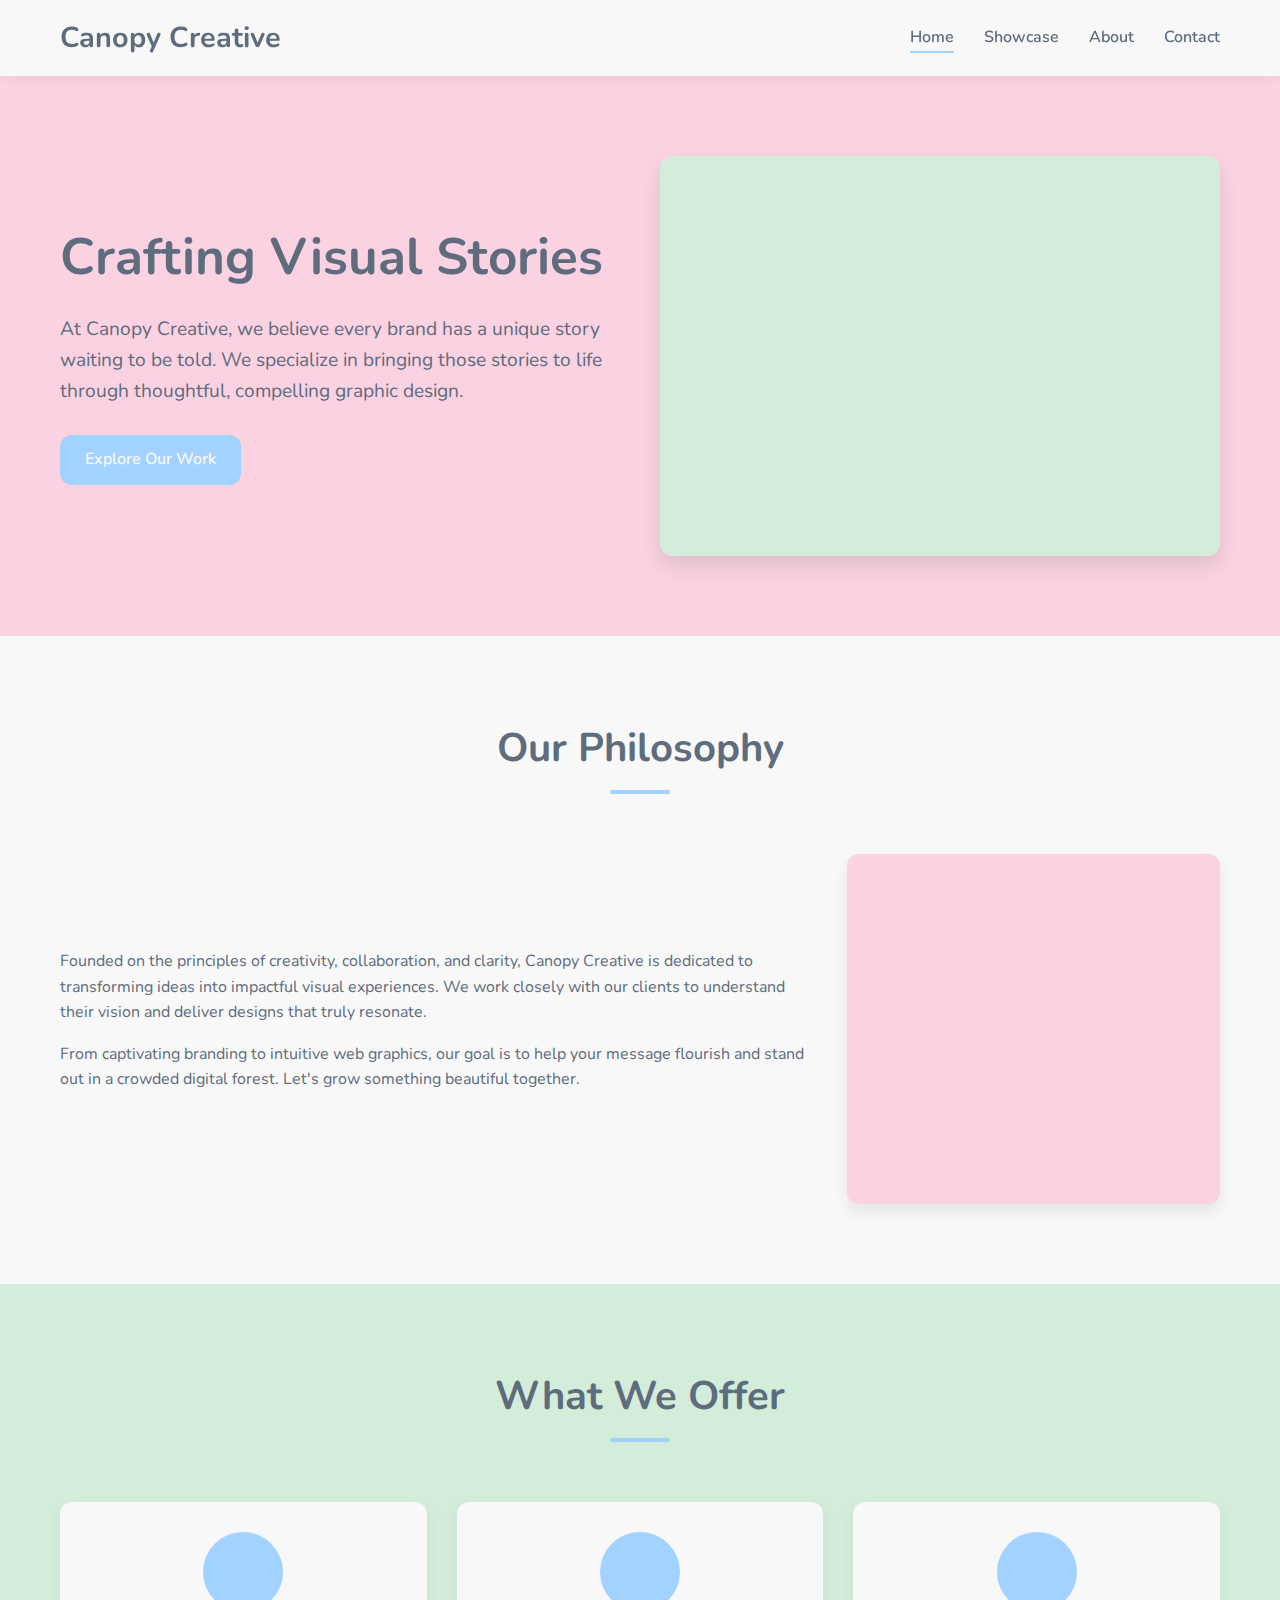
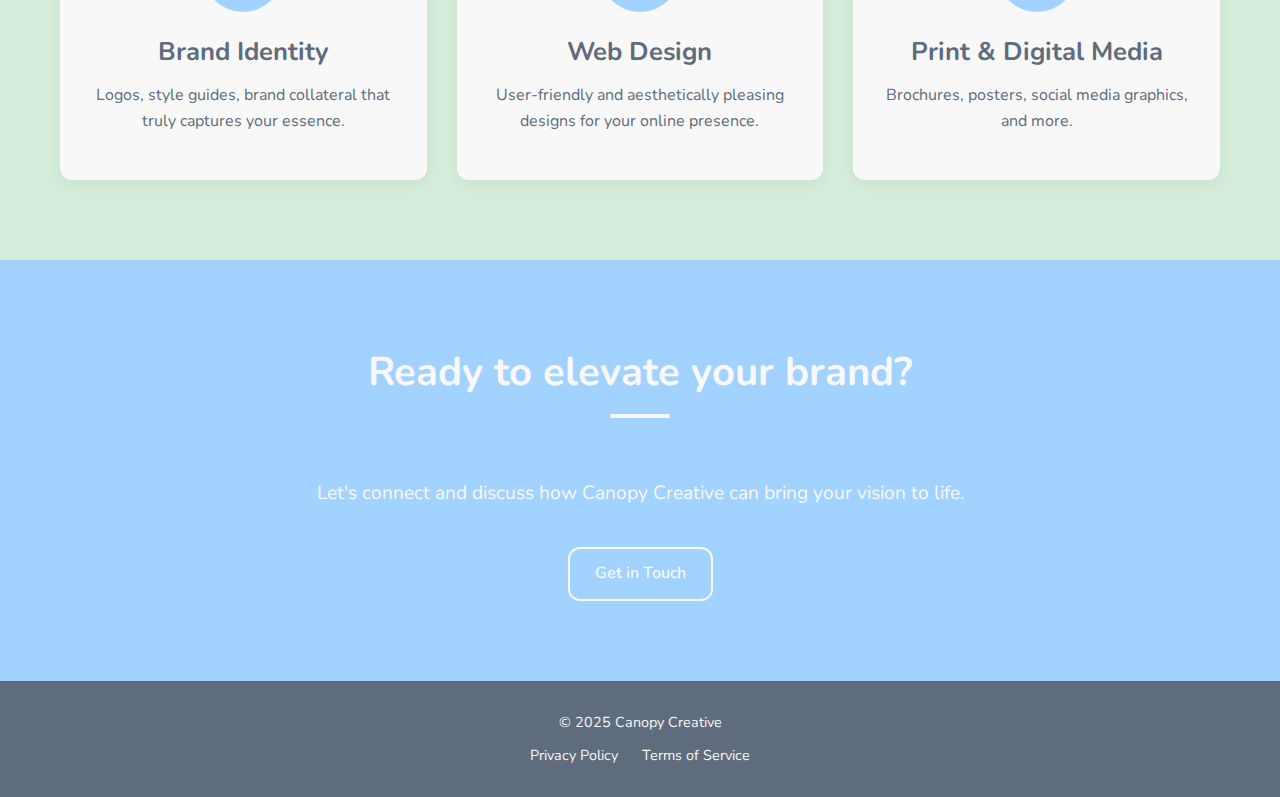
<file: index.html>
<!DOCTYPE html>
<html lang="en">
<head>
    <meta charset="UTF-8">
    <meta name="viewport" content="width=device-width, initial-scale=1.0">
    <title>Canopy Creative</title>
    <link rel="stylesheet" href="style.css">
    <link rel="icon" href="placeholder-icon.png"> <!-- placeholder -->
</head>
<body>
    <header class="main-header">
        <div class="container header-content">
            <a href="index.html" class="logo">Canopy Creative</a>
            <nav class="main-nav">
                <button class="nav-toggle" aria-label="Toggle navigation">
                    <span class="hamburger"></span>
                </button>
                <ul class="nav-menu">
                    <li><a href="index.html" class="active">Home</a></li>
                    <li><a href="showcase.html">Showcase</a></li>
                    <li><a href="#about">About</a></li>
                    <li><a href="#contact">Contact</a></li>
                </ul>
            </nav>
        </div>
    </header>
    <main>
        <section class="hero-section">
            <div class="container hero-content">
                <div class="hero-text">
                    <h1>Crafting Visual Stories </h1>
                    <p>At Canopy Creative, we believe every brand has a unique story waiting to be told. We specialize in bringing those stories to life through thoughtful, compelling graphic design.</p>
                    <a href="showcase.html" class="btn btn-primary">Explore Our Work</a>
                </div>
                <div class="hero-image-placeholder"></div>
            </div>
        </section>
        <section id="about" class="about-section">
            <div class="container">
                <h2>Our Philosophy</h2>
                <div class="about-content">
                    <div class="about-text">
                        <p>Founded on the principles of creativity, collaboration, and clarity, Canopy Creative is dedicated to transforming ideas into impactful visual experiences. We work closely with our clients to understand their vision and deliver designs that truly resonate.</p>
                        <p>From captivating branding to intuitive web graphics, our goal is to help your message flourish and stand out in a crowded digital forest. Let's grow something beautiful together.</p>
                    </div>
                    <div class="about-image-placeholder"></div>
                </div>
            </div>
        </section>
        <section id="services" class="services-section">
            <div class="container">
                <h2>What We Offer</h2>
                <div class="service-grid">
                    <div class="service-item">
                        <div class="service-icon-placeholder"></div>
                        <h3>Brand Identity</h3>
                        <p>Logos, style guides, brand collateral that truly captures your essence.</p>
                    </div>
                    <div class="service-item">
                        <div class="service-icon-placeholder"></div>
                        <h3>Web Design</h3>
                        <p>User-friendly and aesthetically pleasing designs for your online presence.</p>
                    </div>
                    <div class="service-item">
                        <div class="service-icon-placeholder"></div>
                        <h3>Print & Digital Media</h3>
                        <p>Brochures, posters, social media graphics, and more.</p>
                    </div>
                </div>
            </div>
        </section>
        <section id="contact" class="cta-section">
            <div class="container">
                <h2>Ready to elevate your brand?</h2>
                <p>Let's connect and discuss how Canopy Creative can bring your vision to life.</p>
                <a href="#contact-form" class="btn btn-secondary">Get in Touch</a>
            </div>
        </section>
    </main>
    <footer class="main-footer">
        <div class="container">
            <p>© 2025 Canopy Creative</p>
            <div class="footer-links">
                <a href="#">Privacy Policy</a>
                <a href="#">Terms of Service</a>
            </div>
        </div>
    </footer>
    <script src="script.js"></script>
</body>
</html>
</file>
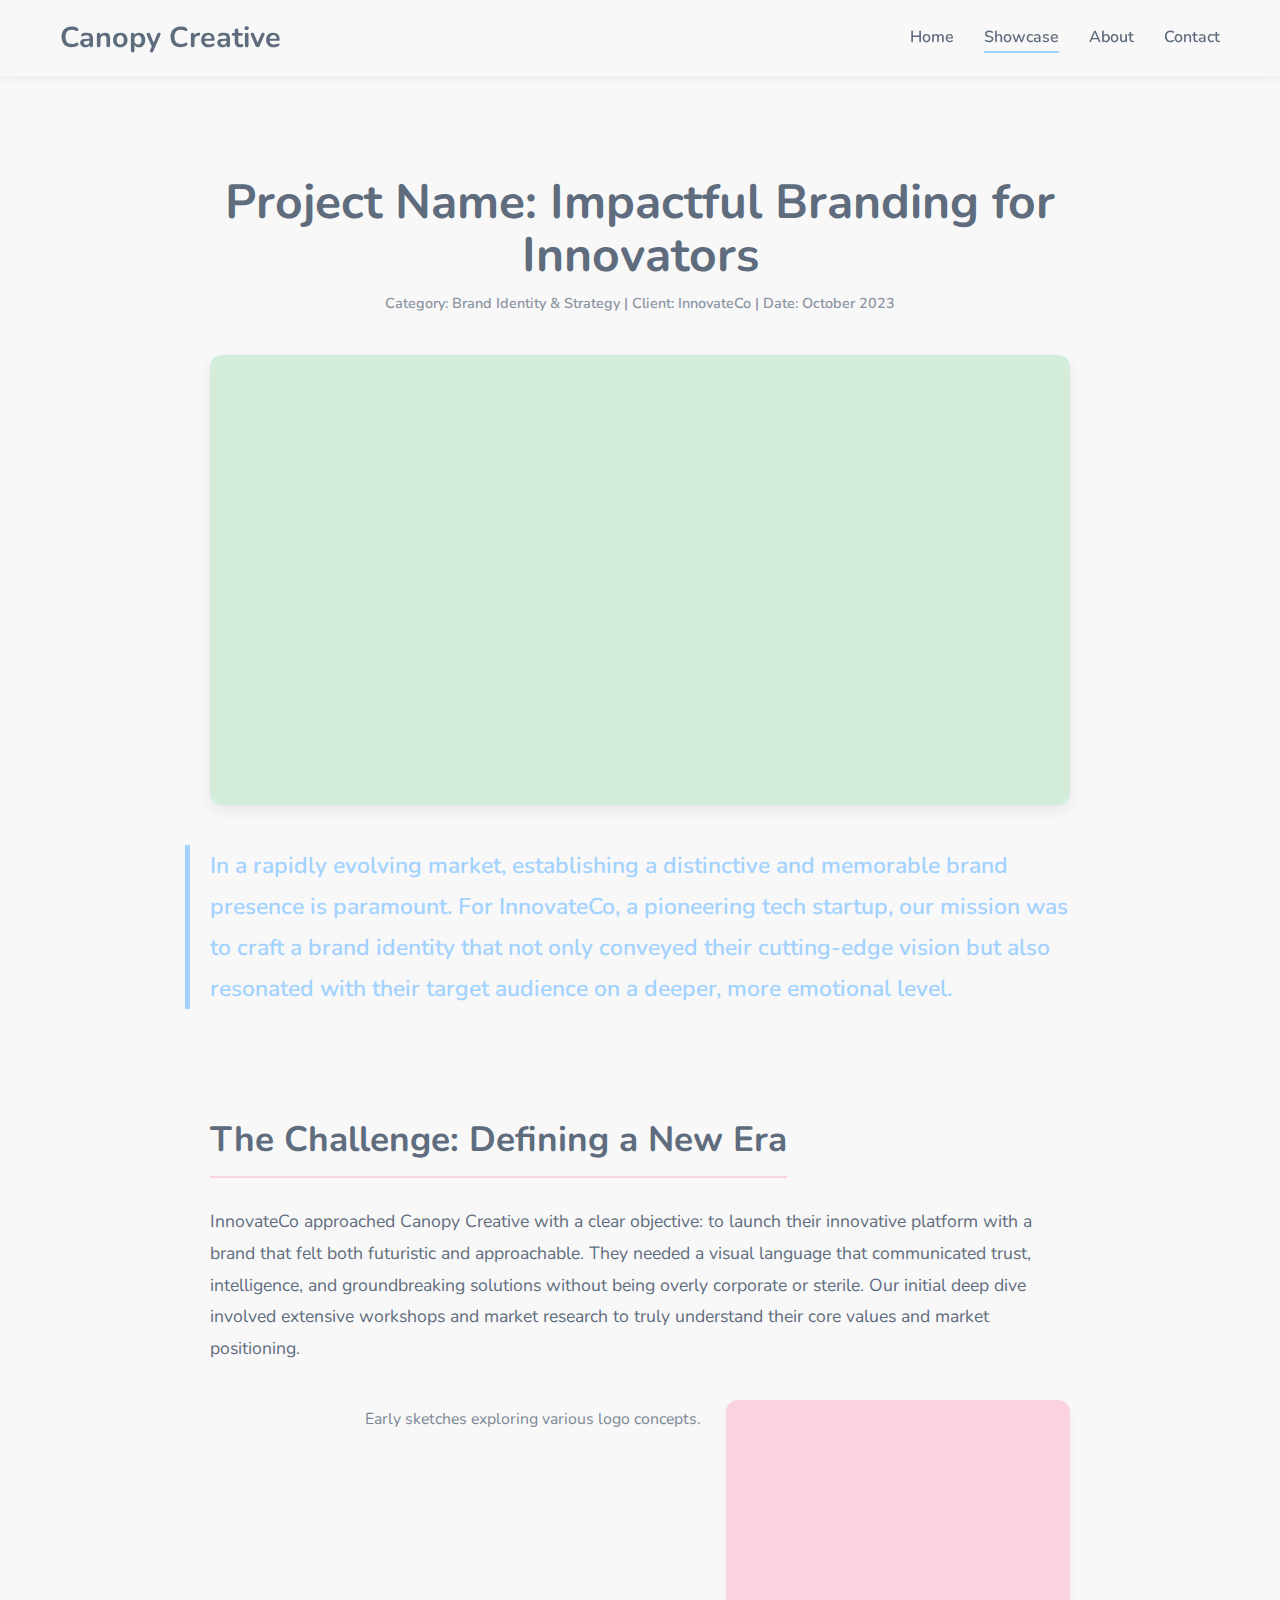
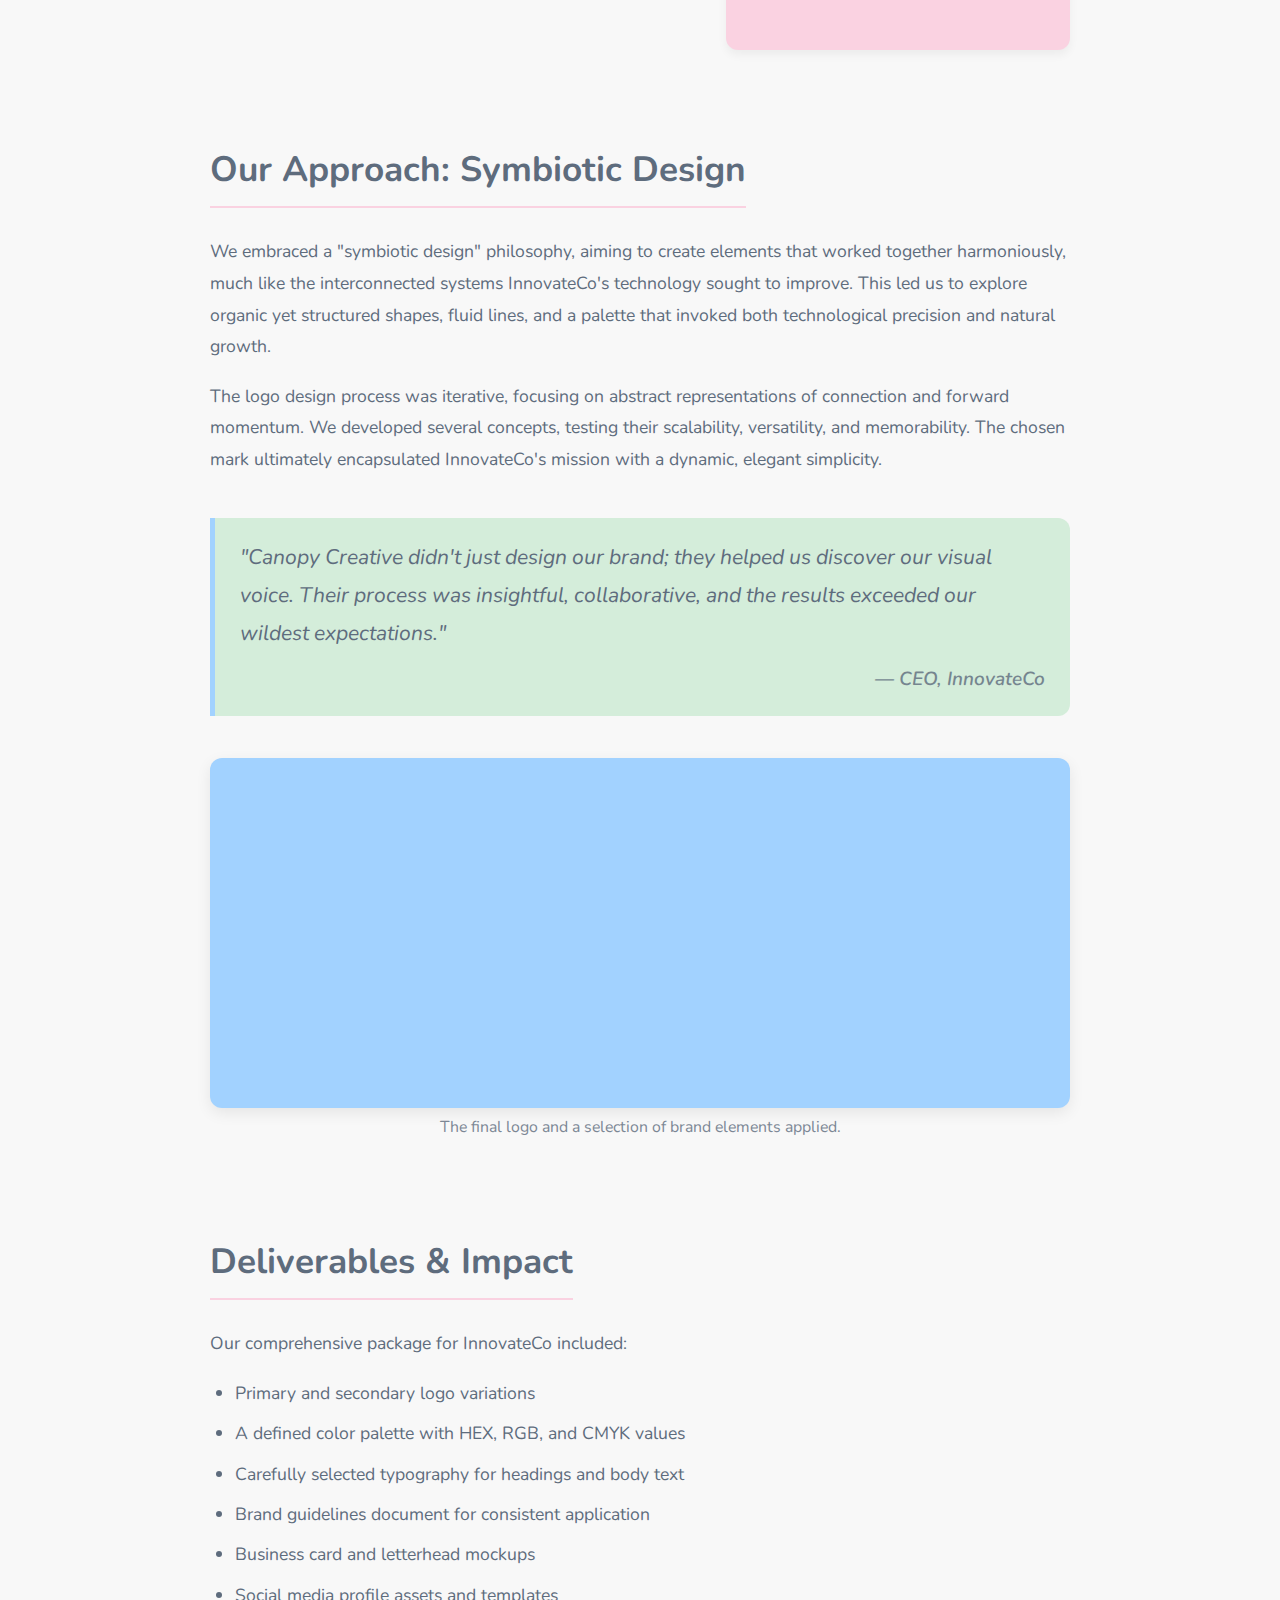
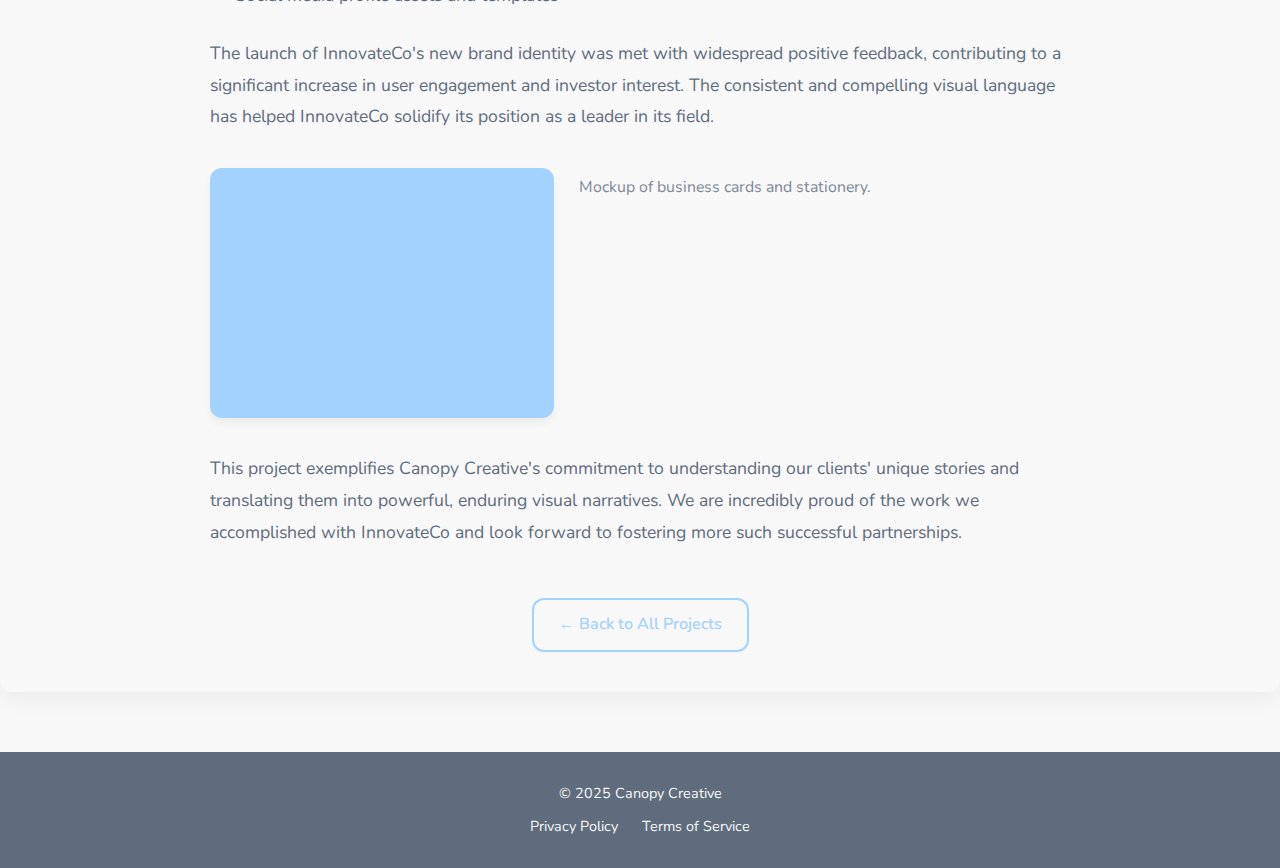
<file: detail-template.html>
<!DOCTYPE html>
<html lang="en">
<head>
    <meta charset="UTF-8">
    <meta name="viewport" content="width=device-width, initial-scale=1.0">
    <title>Project Detail</title>
    <link rel="stylesheet" href="style.css">
    <link rel="icon" href="placeholder-icon.png">
</head>
<body>
    <header class="main-header">
        <div class="container header-content">
            <a href="index.html" class="logo">Canopy Creative</a>
            <nav class="main-nav">
                <button class="nav-toggle" aria-label="Toggle navigation">
                    <span class="hamburger"></span>
                </button>
                <ul class="nav-menu">
                    <li><a href="index.html">Home</a></li>
                    <li><a href="showcase.html" class="active">Showcase</a></li>
                    <li><a href="index.html#about">About</a></li>
                    <li><a href="index.html#contact">Contact</a></li>
                </ul>
            </nav>
        </div>
    </header>
    <main class="detail-page-main">
        <section class="project-article">
            <div class="container article-container">
                <div class="article-header">
                    <h1>Project Name: Impactful Branding for Innovators</h1>
                    <p class="article-meta">Category: Brand Identity & Strategy | Client: InnovateCo | Date: October 2023</p>
                </div>
                <div class="article-lead-image">
                    <div class="image-placeholder large"></div>
                </div>
                <div class="article-body">
                    <p class="article-intro">
                        In a rapidly evolving market, establishing a distinctive and memorable brand presence is paramount. For InnovateCo, a pioneering tech startup, our mission was to craft a brand identity that not only conveyed their cutting-edge vision but also resonated with their target audience on a deeper, more emotional level.
                    </p>
                    <h2>The Challenge: Defining a New Era</h2>
                    <p>
                        InnovateCo approached Canopy Creative with a clear objective: to launch their innovative platform with a brand that felt both futuristic and approachable. They needed a visual language that communicated trust, intelligence, and groundbreaking solutions without being overly corporate or sterile. Our initial deep dive involved extensive workshops and market research to truly understand their core values and market positioning.
                    </p>
                    <div class="article-image-right">
                        <div class="image-placeholder medium"></div>
                        <p class="image-caption">Early sketches exploring various logo concepts.</p>
                    </div>

                    <h2>Our Approach: Symbiotic Design</h2>
                    <p>
                        We embraced a "symbiotic design" philosophy, aiming to create elements that worked together harmoniously, much like the interconnected systems InnovateCo's technology sought to improve. This led us to explore organic yet structured shapes, fluid lines, and a palette that invoked both technological precision and natural growth.
                    </p>
                    <p>
                        The logo design process was iterative, focusing on abstract representations of connection and forward momentum. We developed several concepts, testing their scalability, versatility, and memorability. The chosen mark ultimately encapsulated InnovateCo's mission with a dynamic, elegant simplicity.
                    </p>
                    <blockquote>
                        "Canopy Creative didn't just design our brand; they helped us discover our visual voice. Their process was insightful, collaborative, and the results exceeded our wildest expectations."
                        <cite>— CEO, InnovateCo</cite>
                    </blockquote>
                    <div class="article-image-full-width">
                        <div class="image-placeholder large"></div>
                        <p class="image-caption">The final logo and a selection of brand elements applied.</p>
                    </div>
                    <h2>Deliverables & Impact</h2>
                    <p>
                        Our comprehensive package for InnovateCo included:
                        <ul>
                            <li>Primary and secondary logo variations</li>
                            <li>A defined color palette with HEX, RGB, and CMYK values</li>
                            <li>Carefully selected typography for headings and body text</li>
                            <li>Brand guidelines document for consistent application</li>
                            <li>Business card and letterhead mockups</li>
                            <li>Social media profile assets and templates</li>
                        </ul>
                    </p>
                    <p>
                        The launch of InnovateCo's new brand identity was met with widespread positive feedback, contributing to a significant increase in user engagement and investor interest. The consistent and compelling visual language has helped InnovateCo solidify its position as a leader in its field.
                    </p>

                    <div class="article-image-left">
                        <div class="image-placeholder medium"></div>
                        <p class="image-caption">Mockup of business cards and stationery.</p>
                    </div>
                    <p>
                        This project exemplifies Canopy Creative's commitment to understanding our clients' unique stories and translating them into powerful, enduring visual narratives. We are incredibly proud of the work we accomplished with InnovateCo and look forward to fostering more such successful partnerships.
                    </p>
                </div>
                <div class="back-to-portfolio">
                    <a href="showcase.html" class="btn btn-secondary">← Back to All Projects</a>
                </div>
            </div>
        </section>
    </main>
    <footer class="main-footer">
        <div class="container">
            <p>© 2025 Canopy Creative</p>
            <div class="footer-links">
                <a href="#">Privacy Policy</a>
                <a href="#">Terms of Service</a>
            </div>
        </div>
    </footer>
    <script src="script.js"></script>
</body>
</html>
</file>
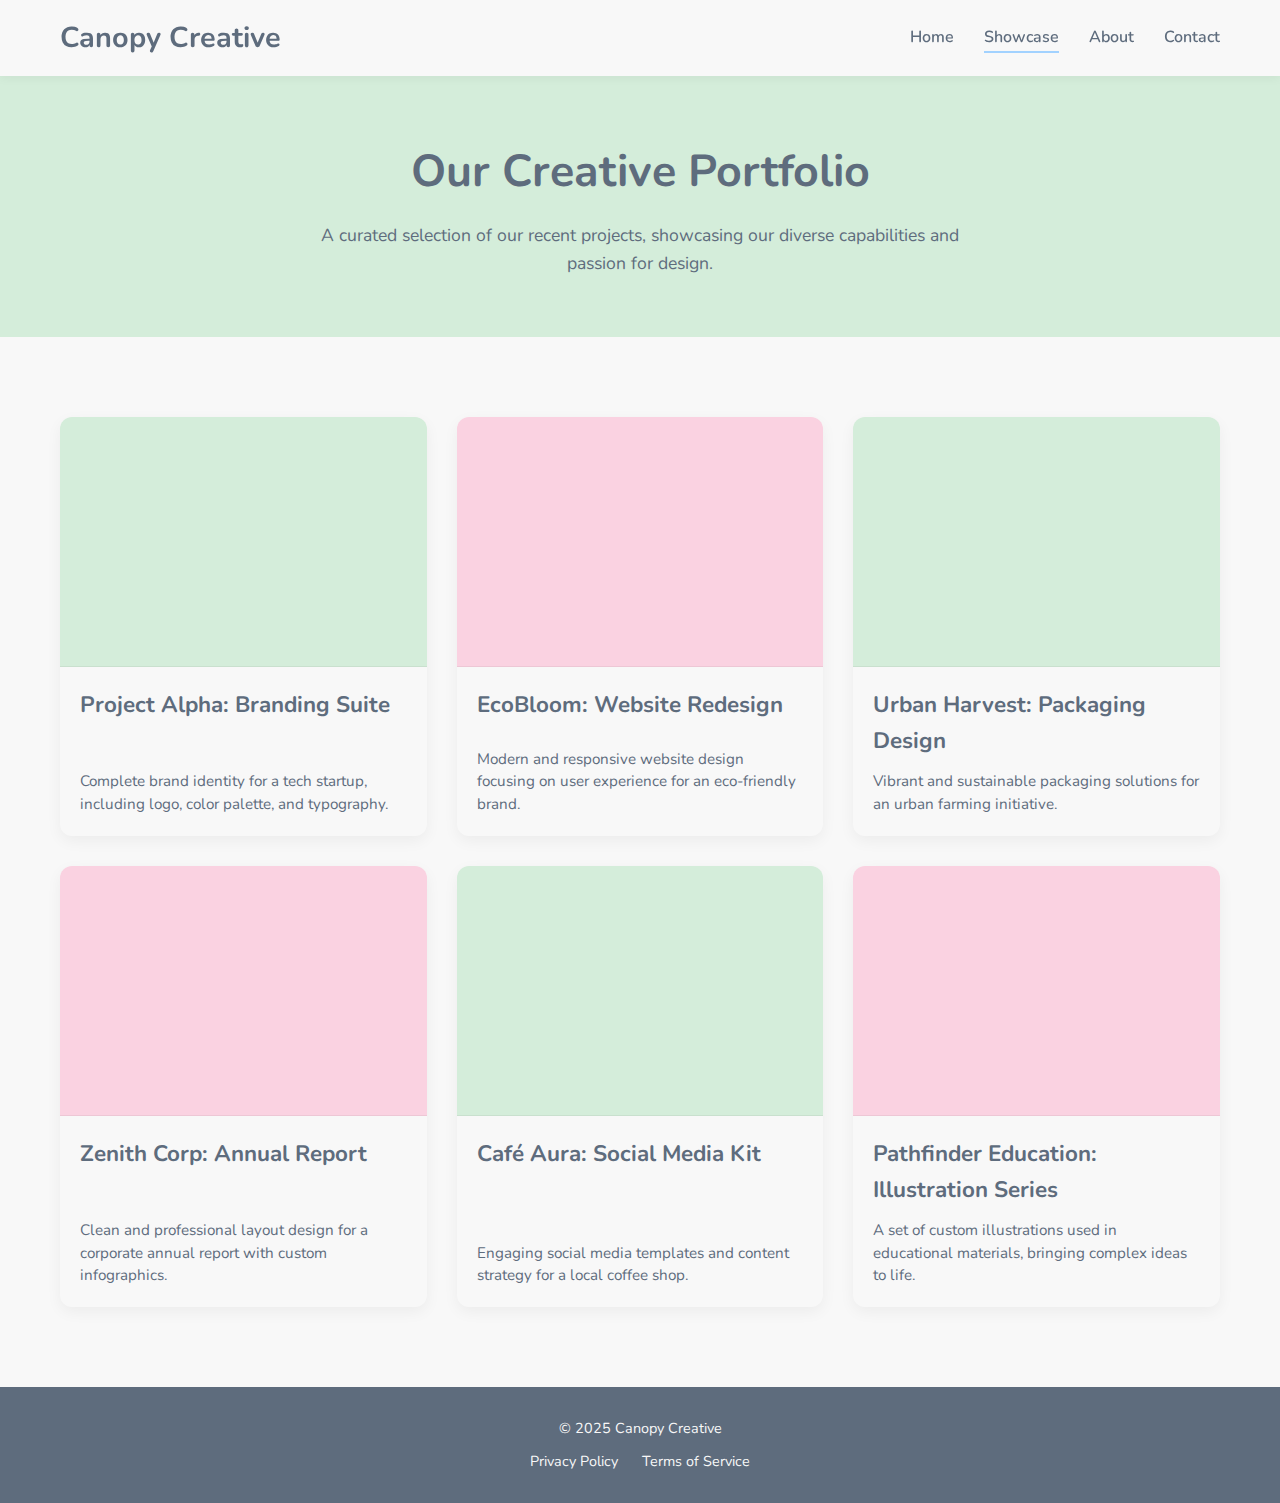
<file: showcase.html>
<!DOCTYPE html>
<html lang="en">
<head>
    <meta charset="UTF-8">
    <meta name="viewport" content="width=device-width, initial-scale=1.0">
    <title>Showcase</title>
    <link rel="stylesheet" href="style.css">
    <link rel="icon" href="placeholder-icon.png">
</head>
<body>
    <header class="main-header">
        <div class="container header-content">
            <a href="index.html" class="logo">Canopy Creative</a>
            <nav class="main-nav">
                <button class="nav-toggle" aria-label="Toggle navigation">
                    <span class="hamburger"></span>
                </button>
                <ul class="nav-menu">
                    <li><a href="index.html">Home</a></li>
                    <li><a href="showcase.html" class="active">Showcase</a></li>
                    <li><a href="index.html#about">About</a></li>
                    <li><a href="index.html#contact">Contact</a></li>
                </ul>
            </nav>
        </div>
    </header>
    <main>
        <section class="page-hero">
            <div class="container">
                <h1>Our Creative Portfolio</h1>
                <p>A curated selection of our recent projects, showcasing our diverse capabilities and passion for design.</p>
            </div>
        </section>
        <section class="portfolio-grid-section">
            <div class="container">
                <div class="portfolio-grid">
                    <!-- Portfolio Item 1 -->
                    <a href="detail-template.html?project=project1" class="portfolio-item">
                        <div class="portfolio-image-placeholder"></div>
                        <div class="portfolio-info">
                            <h3>Project Alpha: Branding Suite</h3>
                            <p>Complete brand identity for a tech startup, including logo, color palette, and typography.</p>
                        </div>
                    </a>
                    <!-- Portfolio Item 2 -->
                    <a href="detail-template.html?project=project2" class="portfolio-item">
                        <div class="portfolio-image-placeholder"></div>
                        <div class="portfolio-info">
                            <h3>EcoBloom: Website Redesign</h3>
                            <p>Modern and responsive website design focusing on user experience for an eco-friendly brand.</p>
                        </div>
                    </a>
                    <!-- Portfolio Item 3 -->
                    <a href="detail-template.html?project=project3" class="portfolio-item">
                        <div class="portfolio-image-placeholder"></div>
                        <div class="portfolio-info">
                            <h3>Urban Harvest: Packaging Design</h3>
                            <p>Vibrant and sustainable packaging solutions for an urban farming initiative.</p>
                        </div>
                    </a>
                    <!-- Portfolio Item 4 -->
                    <a href="detail-template.html?project=project4" class="portfolio-item">
                        <div class="portfolio-image-placeholder"></div>
                        <div class="portfolio-info">
                            <h3>Zenith Corp: Annual Report</h3>
                            <p>Clean and professional layout design for a corporate annual report with custom infographics.</p>
                        </div>
                    </a>
                    <!-- Portfolio Item 5 -->
                    <a href="detail-template.html?project=project5" class="portfolio-item">
                        <div class="portfolio-image-placeholder"></div>
                        <div class="portfolio-info">
                            <h3>Café Aura: Social Media Kit</h3>
                            <p>Engaging social media templates and content strategy for a local coffee shop.</p>
                        </div>
                    </a>
                    <!-- Portfolio Item 6 -->
                    <a href="detail-template.html?project=project6" class="portfolio-item">
                        <div class="portfolio-image-placeholder"></div>
                        <div class="portfolio-info">
                            <h3>Pathfinder Education: Illustration Series</h3>
                            <p>A set of custom illustrations used in educational materials, bringing complex ideas to life.</p>
                        </div>
                    </a>
                </div>
            </div>
        </section>
    </main>
    <footer class="main-footer">
        <div class="container">
            <p>© 2025 Canopy Creative</p>
            <div class="footer-links">
                <a href="#">Privacy Policy</a>
                <a href="#">Terms of Service</a>
            </div>
        </div>
    </footer>
    <script src="script.js"></script>
</body>
</html>
</file>
<file: style.css>
/* Google Fonts Import - Nunito */
/* If you are using a local .ttf file, you would replace this with an @font-face rule.
   Example:
   @font-face {
       font-family: 'Nunito';
       src: url('path/to/your/Nunito-Regular.ttf') format('truetype');
       font-weight: 400;
       font-style: normal;
   }
   @font-face {
       font-family: 'Nunito';
       src: url('path/to/your/Nunito-Bold.ttf') format('truetype');
       font-weight: 700;
       font-style: normal;
   }
*/
@import url('https://fonts.googleapis.com/css2?family=Nunito:wght@400;600;700&display=swap');

/* CSS Variables for Palette */
:root {
    --color-off-white: #F8F8F8;
    --color-soft-mint: #D4EDDA;
    --color-pastel-pink: #FAD2E1;
    --color-sky-blue: #A2D2FF;
    --color-dark-blue-grey: #5E6C7D;
    --color-bright-sky-blue: #9BE1FF; /* For hover/active */
    --color-text-light: #F8F8F8; /* For text on darker backgrounds */

    --border-radius-soft: 12px;
    --transition-duration: 0.3s ease;
}

/* Base Styles & Resets */
* {
    box-sizing: border-box;
    margin: 0;
    padding: 0;
}

html {
    scroll-behavior: smooth;
}

body {
    font-family: 'Nunito', sans-serif;
    line-height: 1.6;
    color: var(--color-dark-blue-grey);
    background-color: var(--color-off-white);
    -webkit-font-smoothing: antialiased;
    -moz-osx-font-smoothing: grayscale;
}

.container {
    max-width: 1200px;
    margin: 0 auto;
    padding: 0 20px;
}

a {
    text-decoration: none;
    color: var(--color-dark-blue-grey);
    transition: color var(--transition-duration);
}

a:hover {
    color: var(--color-sky-blue);
}

ul {
    list-style: none;
}

h1, h2, h3, h4, h5, h6 {
    font-weight: 700;
    margin-bottom: 0.8em;
    color: var(--color-dark-blue-grey);
}

p {
    margin-bottom: 1em;
}

/* Buttons */
.btn {
    display: inline-block;
    padding: 12px 25px;
    border-radius: var(--border-radius-soft);
    font-weight: 600;
    transition: background-color var(--transition-duration), color var(--transition-duration), transform var(--transition-duration);
    text-align: center;
    border: none;
    cursor: pointer;
}

.btn-primary {
    background-color: var(--color-sky-blue);
    color: var(--color-text-light);
}

.btn-primary:hover {
    background-color: var(--color-bright-sky-blue);
    transform: translateY(-2px);
}

.btn-secondary {
    background-color: transparent;
    color: var(--color-sky-blue);
    border: 2px solid var(--color-sky-blue);
}

.btn-secondary:hover {
    background-color: var(--color-sky-blue);
    color: var(--color-text-light);
    transform: translateY(-2px);
}

/* Header & Navigation */
.main-header {
    background-color: var(--color-off-white);
    padding: 15px 0;
    box-shadow: 0 2px 10px rgba(0, 0, 0, 0.05);
    position: sticky;
    top: 0;
    z-index: 1000;
}

.header-content {
    display: flex;
    justify-content: space-between;
    align-items: center;
}

.logo {
    font-size: 1.8em;
    font-weight: 700;
    color: var(--color-dark-blue-grey);
    transition: color var(--transition-duration);
}

.logo:hover {
    color: var(--color-sky-blue);
}

.nav-menu {
    display: flex;
}

.nav-menu li {
    margin-left: 30px;
}

.nav-menu a {
    font-weight: 600;
    padding: 5px 0;
    position: relative;
}

.nav-menu a::after {
    content: '';
    position: absolute;
    left: 0;
    bottom: 0;
    width: 0;
    height: 2px;
    background-color: var(--color-sky-blue);
    transition: width var(--transition-duration);
}

.nav-menu a:hover::after,
.nav-menu a.active::after {
    width: 100%;
}

.nav-toggle {
    display: none; /* Hidden by default, shown on mobile */
    background: none;
    border: none;
    cursor: pointer;
    padding: 10px;
    position: relative;
    z-index: 1001; /* Ensure it's above the nav-menu when open */
}

.hamburger {
    display: block;
    width: 25px;
    height: 3px;
    background-color: var(--color-dark-blue-grey);
    border-radius: 2px;
    position: relative;
    transition: background-color 0s 0.3s; /* Delay background transition */
}

.hamburger::before,
.hamburger::after {
    content: '';
    display: block;
    width: 25px;
    height: 3px;
    background-color: var(--color-dark-blue-grey);
    border-radius: 2px;
    position: absolute;
    left: 0;
    transition: transform var(--transition-duration), top var(--transition-duration);
}

.hamburger::before {
    top: -8px;
}

.hamburger::after {
    top: 8px;
}

/* Animation for active hamburger (X shape) */
.nav-toggle.active .hamburger {
    background-color: transparent;
}

.nav-toggle.active .hamburger::before {
    transform: rotate(45deg);
    top: 0;
}

.nav-toggle.active .hamburger::after {
    transform: rotate(-45deg);
    top: 0;
}


/* Hero Section */
.hero-section {
    background-color: var(--color-pastel-pink);
    padding: 80px 0;
    text-align: center;
}

.hero-content {
    display: flex;
    align-items: center;
    justify-content: space-between;
    gap: 40px;
}

.hero-text {
    flex: 1;
    text-align: left;
    max-width: 600px;
}

.hero-text h1 {
    font-size: 3.2em;
    margin-bottom: 0.5em;
    line-height: 1.2;
    color: var(--color-dark-blue-grey);
}

.hero-text p {
    font-size: 1.2em;
    margin-bottom: 1.5em;
    color: var(--color-dark-blue-grey);
}

.hero-image-placeholder {
    flex: 1;
    min-width: 300px; /* Ensure it doesn't get too small */
    height: 400px;
    background-color: var(--color-soft-mint);
    border-radius: var(--border-radius-soft);
    box-shadow: 0 10px 20px rgba(0, 0, 0, 0.1);
}

/* Page Hero (for Showcase & Detail pages) */
.page-hero {
    background-color: var(--color-soft-mint);
    padding: 60px 0;
    text-align: center;
    margin-bottom: 40px;
}

.page-hero h1 {
    font-size: 2.8em;
    margin-bottom: 0.3em;
}

.page-hero p {
    font-size: 1.1em;
    max-width: 700px;
    margin: 0 auto;
}

/* About Section */
.about-section {
    padding: 80px 0;
    background-color: var(--color-off-white);
}

.about-section h2, .services-section h2, .cta-section h2 {
    text-align: center;
    font-size: 2.5em;
    margin-bottom: 1.5em;
    position: relative;
}

.about-section h2::after, .services-section h2::after, .cta-section h2::after {
    content: '';
    display: block;
    width: 60px;
    height: 4px;
    background-color: var(--color-sky-blue);
    margin: 10px auto 0;
    border-radius: 2px;
}

.about-content {
    display: flex;
    align-items: center;
    gap: 40px;
}

.about-text {
    flex: 2;
}

.about-image-placeholder {
    flex: 1;
    min-width: 250px;
    height: 350px;
    background-color: var(--color-pastel-pink);
    border-radius: var(--border-radius-soft);
    box-shadow: 0 8px 15px rgba(0, 0, 0, 0.08);
}

/* Services Section */
.services-section {
    padding: 80px 0;
    background-color: var(--color-soft-mint);
}

.service-grid {
    display: grid;
    grid-template-columns: repeat(auto-fit, minmax(280px, 1fr));
    gap: 30px;
}

.service-item {
    background-color: var(--color-off-white);
    padding: 30px;
    border-radius: var(--border-radius-soft);
    text-align: center;
    box-shadow: 0 5px 15px rgba(0, 0, 0, 0.05);
    transition: transform var(--transition-duration), box-shadow var(--transition-duration);
}

.service-item:hover {
    transform: translateY(-5px);
    box-shadow: 0 10px 20px rgba(0, 0, 0, 0.1);
}

.service-icon-placeholder {
    width: 80px;
    height: 80px;
    background-color: var(--color-sky-blue);
    border-radius: 50%;
    margin: 0 auto 20px;
}

.service-item h3 {
    font-size: 1.6em;
    margin-bottom: 10px;
}

/* CTA Section */
.cta-section {
    background-color: var(--color-sky-blue);
    padding: 80px 0;
    text-align: center;
    color: var(--color-text-light);
}

.cta-section h2 {
    color: var(--color-text-light);
}

.cta-section h2::after {
    background-color: var(--color-text-light);
}

.cta-section p {
    font-size: 1.2em;
    margin-bottom: 2em;
}

.cta-section .btn-secondary {
    color: var(--color-text-light);
    border-color: var(--color-text-light);
}

.cta-section .btn-secondary:hover {
    background-color: var(--color-text-light);
    color: var(--color-sky-blue);
}

/* Footer */
.main-footer {
    background-color: var(--color-dark-blue-grey);
    color: var(--color-text-light);
    padding: 30px 0;
    text-align: center;
    font-size: 0.9em;
}

.main-footer .container {
    display: flex;
    flex-direction: column;
    align-items: center;
}

.main-footer p {
    margin-bottom: 10px;
}

.footer-links a {
    color: var(--color-text-light);
    margin: 0 10px;
    transition: color var(--transition-duration);
}

.footer-links a:hover {
    color: var(--color-sky-blue);
}

/* --- Showcase Page Styles (showcase.html) --- */
.portfolio-grid-section {
    padding: 40px 0 80px;
}

.portfolio-grid {
    display: grid;
    grid-template-columns: repeat(auto-fit, minmax(300px, 1fr));
    gap: 30px;
}

.portfolio-item {
    background-color: var(--color-off-white);
    border-radius: var(--border-radius-soft);
    overflow: hidden;
    box-shadow: 0 5px 15px rgba(0, 0, 0, 0.05);
    transition: transform var(--transition-duration), box-shadow var(--transition-duration);
    display: flex;
    flex-direction: column;
    color: var(--color-dark-blue-grey);
}

.portfolio-item:hover {
    transform: translateY(-8px);
    box-shadow: 0 12px 25px rgba(0, 0, 0, 0.12);
}

.portfolio-image-placeholder {
    width: 100%;
    height: 250px;
    background-color: var(--color-soft-mint); /* Alternating placeholder colors possible */
    border-bottom: 1px solid rgba(0,0,0,0.05);
}

.portfolio-item:nth-child(even) .portfolio-image-placeholder {
    background-color: var(--color-pastel-pink);
}

.portfolio-info {
    padding: 20px;
    flex-grow: 1; /* Allows info section to take remaining space */
    display: flex;
    flex-direction: column;
    justify-content: space-between; /* Pushes content within */
}

.portfolio-info h3 {
    font-size: 1.4em;
    margin-bottom: 0.5em;
    color: var(--color-dark-blue-grey);
}

.portfolio-info p {
    font-size: 0.95em;
    line-height: 1.5;
    margin-bottom: 0; /* No margin on last paragraph */
}

/* --- Detail Page Styles (detail-template.html) --- */
.detail-page-main {
    padding: 60px 0;
}

.project-article {
    background-color: var(--color-off-white);
    padding: 40px;
    border-radius: var(--border-radius-soft);
    box-shadow: 0 8px 20px rgba(0, 0, 0, 0.05);
}

.article-container {
    max-width: 900px; /* Narrower for magazine feel */
    margin: 0 auto;
}

.article-header {
    text-align: center;
    margin-bottom: 40px;
}

.article-header h1 {
    font-size: 3em;
    line-height: 1.1;
    margin-bottom: 10px;
    color: var(--color-dark-blue-grey);
}

.article-meta {
    font-size: 0.9em;
    color: var(--color-dark-blue-grey);
    opacity: 0.7;
    font-weight: 600;
}

.article-lead-image .image-placeholder.large {
    width: 100%;
    height: 450px;
    background-color: var(--color-soft-mint);
    border-radius: var(--border-radius-soft);
    margin-bottom: 40px;
    box-shadow: 0 5px 15px rgba(0,0,0,0.08);
}

.article-body {
    font-size: 1.1em;
    line-height: 1.8;
}

.article-intro {
    font-size: 1.3em;
    font-weight: 600;
    color: var(--color-sky-blue);
    margin-bottom: 2em;
    border-left: 5px solid var(--color-sky-blue);
    padding-left: 20px;
    margin-left: -25px; /* Pull into margin for visual interest */
}

.article-body h2 {
    font-size: 2em;
    margin-top: 1.5em;
    margin-bottom: 0.8em;
    border-bottom: 2px solid var(--color-pastel-pink);
    padding-bottom: 5px;
    display: inline-block; /* Makes border only as wide as text */
}

.article-body ul {
    list-style: disc;
    margin-left: 25px;
    margin-bottom: 1.5em;
}

.article-body ul li {
    margin-bottom: 0.5em;
}

/* Article Image Layouts */
.article-image-left,
.article-image-right {
    display: flex;
    align-items: flex-start;
    gap: 25px;
    margin: 2em 0;
}

.article-image-left {
    flex-direction: row;
}

.article-image-right {
    flex-direction: row-reverse; /* Swap order for right image */
}

.image-placeholder.medium {
    flex-shrink: 0;
    width: 40%; /* Adjust as needed */
    height: 250px;
    background-color: var(--color-pastel-pink);
    border-radius: var(--border-radius-soft);
    box-shadow: 0 5px 10px rgba(0,0,0,0.05);
}

.article-image-left .image-placeholder.medium {
    background-color: var(--color-sky-blue);
}

.image-caption {
    font-size: 0.9em;
    color: var(--color-dark-blue-grey);
    opacity: 0.8;
    margin-top: 5px;
    text-align: center; /* Adjust if image is float/block */
}

.article-image-left .image-caption,
.article-image-right .image-caption {
    text-align: left; /* Captions align with text block */
}

.article-image-full-width {
    margin: 2em 0;
    text-align: center; /* For image caption */
}

.image-placeholder.large {
    width: 100%;
    height: 350px;
    background-color: var(--color-sky-blue);
    border-radius: var(--border-radius-soft);
    box-shadow: 0 5px 15px rgba(0,0,0,0.08);
}

blockquote {
    background-color: var(--color-soft-mint);
    border-left: 5px solid var(--color-sky-blue);
    padding: 20px 25px;
    margin: 2em 0;
    font-style: italic;
    font-size: 1.2em;
    color: var(--color-dark-blue-grey);
    border-radius: 0 var(--border-radius-soft) var(--border-radius-soft) 0;
}

blockquote cite {
    display: block;
    margin-top: 10px;
    text-align: right;
    font-size: 0.9em;
    font-weight: 600;
    color: var(--color-dark-blue-grey);
    opacity: 0.8;
}

.back-to-portfolio {
    text-align: center;
    margin-top: 50px;
}

/* --- Media Queries for Responsiveness --- */

/* Mobile devices (portrait) */
@media (max-width: 768px) {
    .container {
        padding: 0 15px;
    }

    /* Header & Nav */
    .header-content {
        flex-wrap: wrap; /* Allow logo and nav to wrap */
    }

    .main-nav {
        width: 100%; /* Take full width on small screens */
        display: flex;
        justify-content: flex-end; /* Push hamburger to right */
    }

    .nav-toggle {
        display: block; /* Show hamburger */
    }

    .nav-menu {
        flex-direction: column;
        background-color: var(--color-dark-blue-grey);
        position: absolute;
        top: 60px; /* Adjust based on header height */
        left: 0;
        width: 100%;
        padding: 20px 0;
        box-shadow: 0 5px 10px rgba(0, 0, 0, 0.1);
        transform: translateY(-100%);
        transition: transform var(--transition-duration) ease-out;
        opacity: 0;
        pointer-events: none;
        z-index: 999;
    }

    .nav-menu.active {
        transform: translateY(0);
        opacity: 1;
        pointer-events: all;
    }

    .nav-menu li {
        margin: 0;
        text-align: center;
    }

    .nav-menu a {
        display: block;
        padding: 15px 0;
        color: var(--color-text-light);
        font-size: 1.1em;
    }
    .nav-menu a:hover, .nav-menu a.active {
        background-color: rgba(255,255,255,0.1);
        color: var(--color-sky-blue);
    }
    .nav-menu a::after {
        display: none; /* Hide underline on mobile menu items */
    }

    /* Hero Section */
    .hero-content {
        flex-direction: column;
        text-align: center;
    }
    .hero-text {
        text-align: center;
    }
    .hero-text h1 {
        font-size: 2.5em;
    }
    .hero-image-placeholder {
        height: 300px;
        width: 100%;
    }

    /* About Section */
    .about-content {
        flex-direction: column;
    }
    .about-image-placeholder {
        width: 100%;
        height: 300px;
    }

    /* Services & Portfolio Grid */
    .service-grid, .portfolio-grid {
        grid-template-columns: 1fr; /* Single column layout */
    }

    /* Detail Page */
    .article-header h1 {
        font-size: 2.2em;
    }
    .article-lead-image .image-placeholder.large {
        height: 250px;
    }
    .article-intro {
        font-size: 1.1em;
        margin-left: 0; /* Remove left pull */
        padding-left: 15px; /* Adjust padding */
    }
    .article-body h2 {
        font-size: 1.8em;
    }
    .article-image-left,
    .article-image-right {
        flex-direction: column;
        align-items: center;
    }
    .image-placeholder.medium {
        width: 90%; /* Adjust width for smaller screens */
        height: 200px;
    }
    .article-image-left .image-caption,
    .article-image-right .image-caption {
        text-align: center; /* Center caption below image */
        width: 90%;
    }
    .image-placeholder.large {
        height: 250px;
    }
    blockquote {
        margin-left: 0;
        margin-right: 0;
        border-radius: var(--border-radius-soft);
    }
}

/* Tablet devices (portrait and landscape) */
@media (min-width: 769px) and (max-width: 1024px) {
    .container {
        padding: 0 25px;
    }
    .hero-text h1 {
        font-size: 2.8em;
    }
    .hero-image-placeholder {
        height: 350px;
        min-width: 250px;
    }
    .page-hero h1 {
        font-size: 2.5em;
    }
    .portfolio-grid {
        grid-template-columns: repeat(2, 1fr); /* 2 columns on tablets */
    }

    /* Detail Page */
    .article-header h1 {
        font-size: 2.6em;
    }
    .article-lead-image .image-placeholder.large {
        height: 350px;
    }
    .image-placeholder.medium {
        width: 45%; /* Adjust width for tablets */
        height: 220px;
    }
}
</file>
